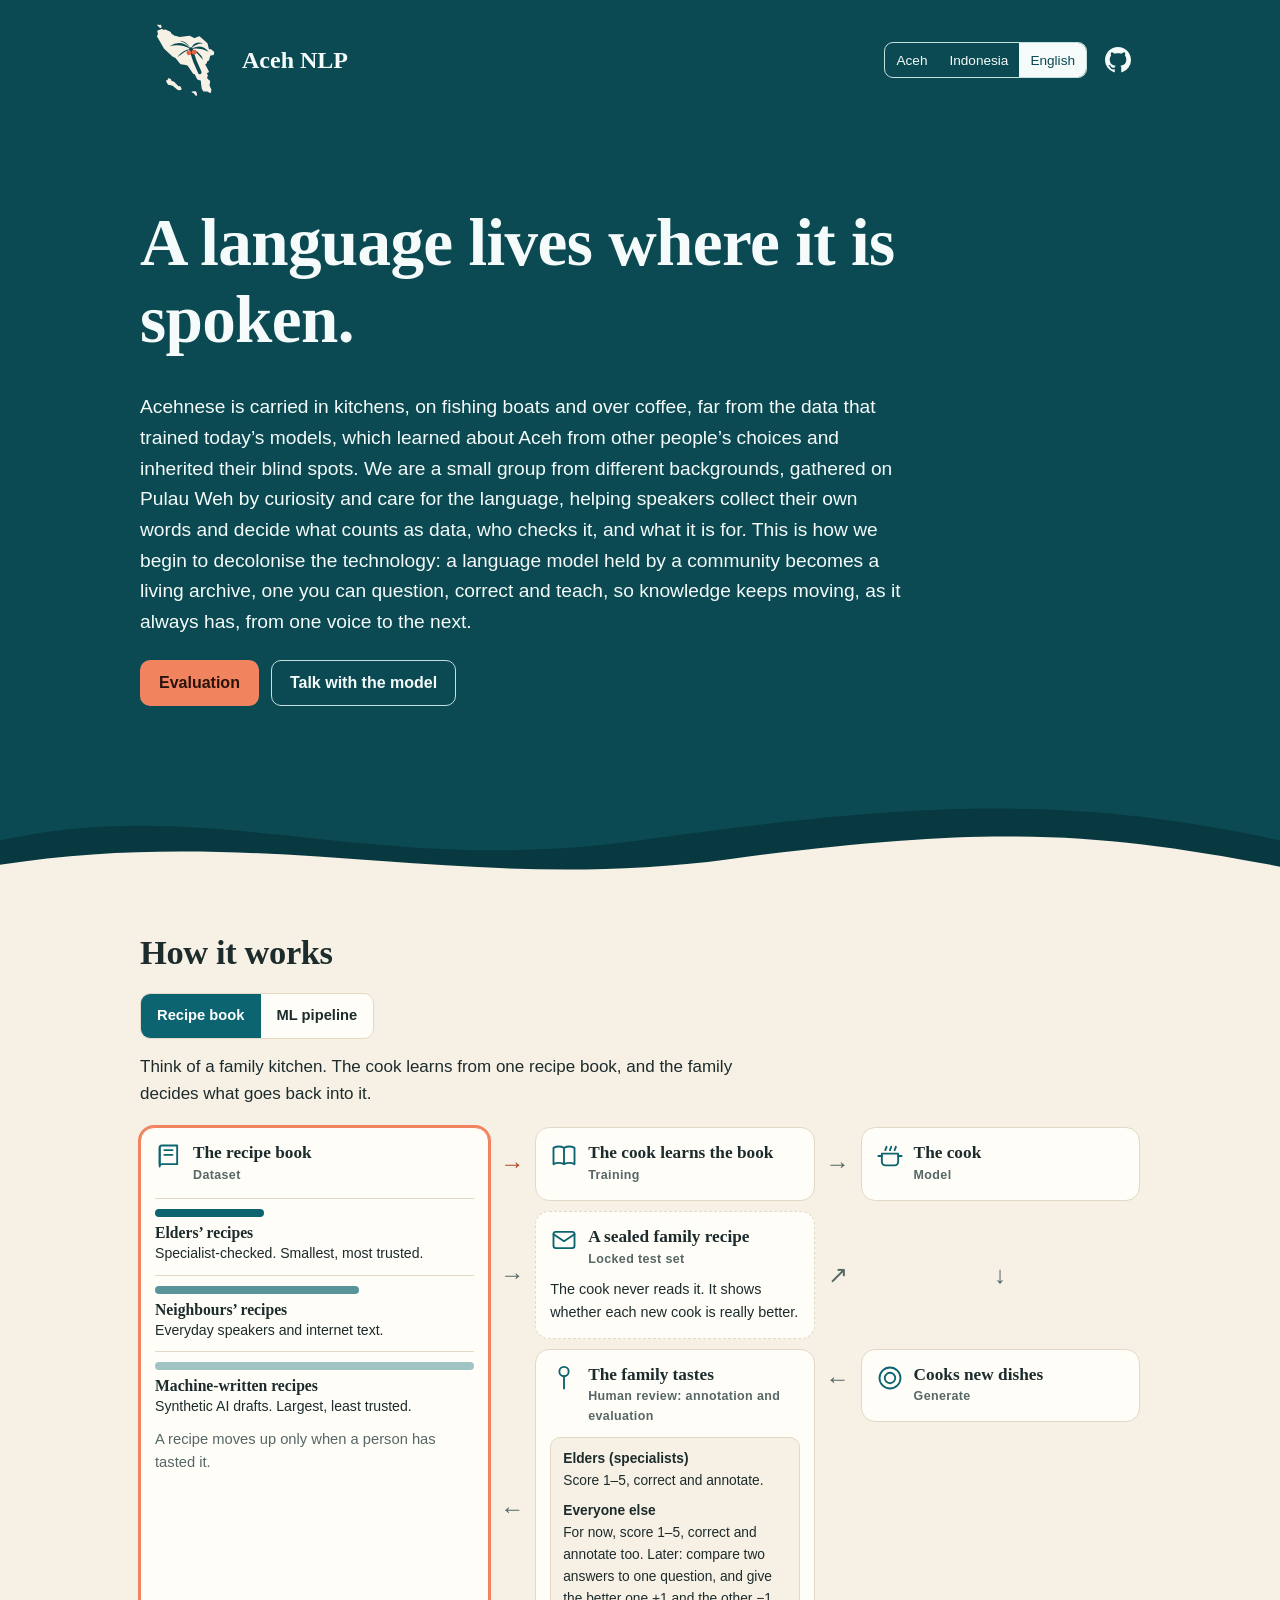
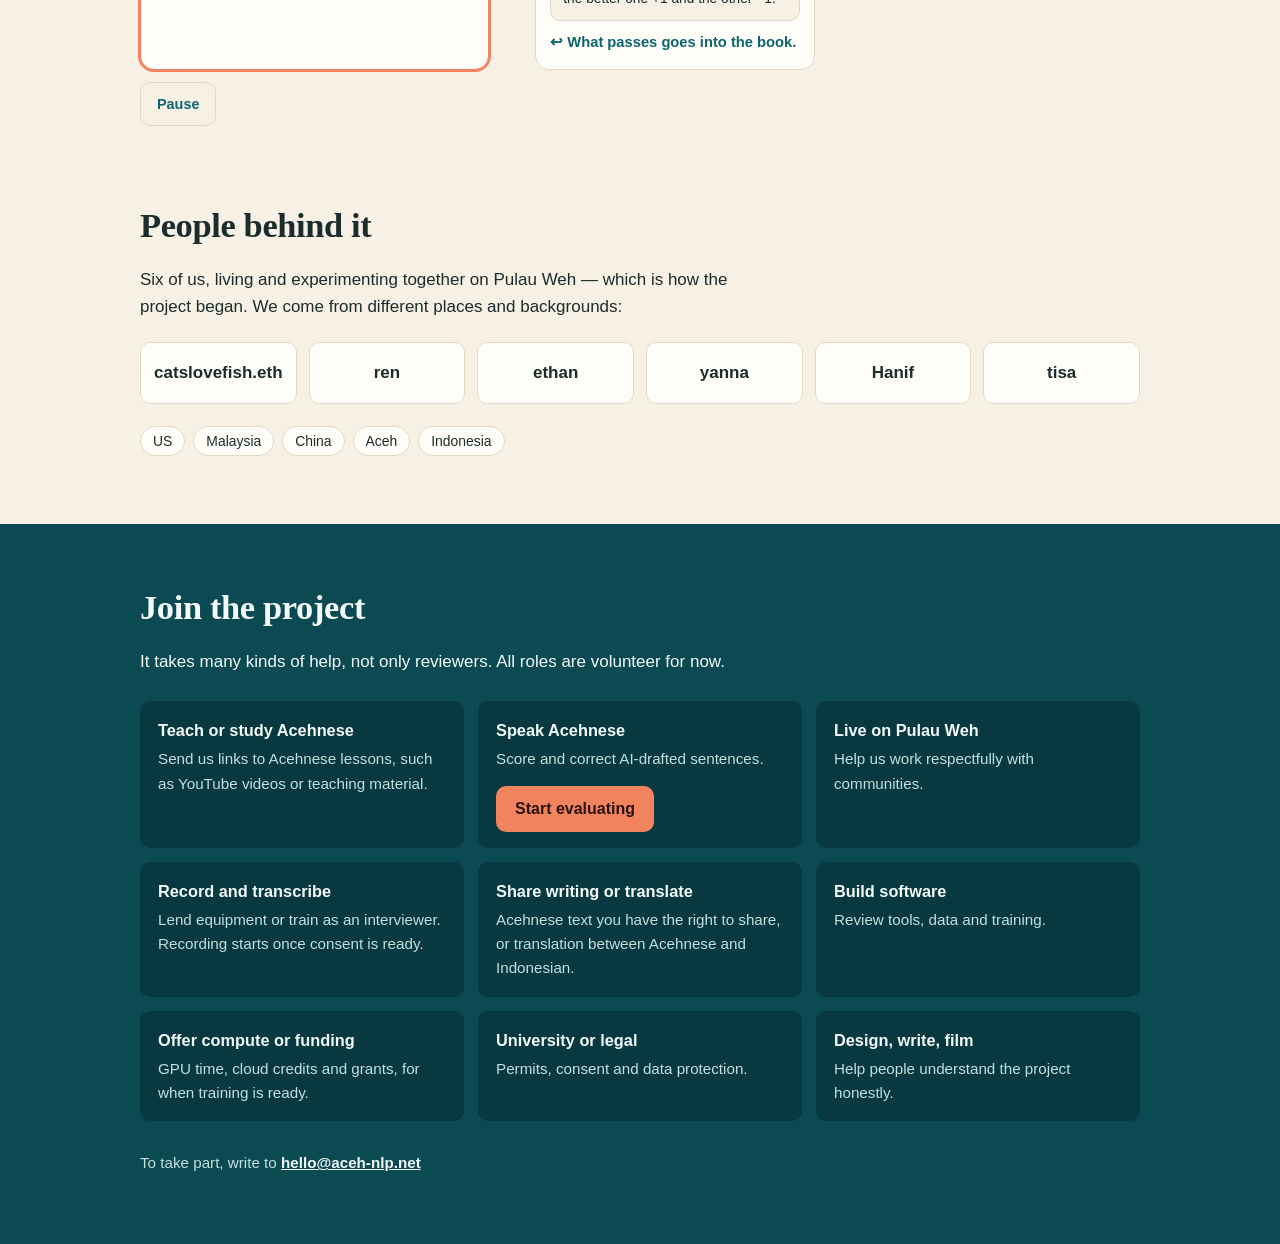
<file: index.html>
<!doctype html>
<html lang="en">
<head>
<meta charset="utf-8">
<meta name="viewport" content="width=device-width, initial-scale=1">
<title>Aceh NLP</title>
<meta name="description" content="A language lives where it is spoken. A local-first project where Acehnese speakers gather their own words and decide what counts as data.">
<meta name="theme-color" content="#0b4a52">
<link rel="icon" type="image/svg+xml" href="/icon.svg">
<link rel="stylesheet" href="/style.css">
</head>
<body class="landing">
<div class="hero">
  <header class="topbar wrap">
    <a class="brand" href="/"><img src="/icon.svg" alt="" width="88" height="88"><span data-i18n="site.title">Aceh NLP</span></a>
    <nav>
      <span id="lang-switch" class="lang-switch" role="group" aria-label="Language"></span>
      <a class="github-link" href="https://github.com/orgs/aceh-nlp/repositories" aria-label="GitHub" title="GitHub">
        <svg viewBox="0 0 16 16" width="26" height="26" aria-hidden="true"><path fill="currentColor" d="M8 0c4.42 0 8 3.58 8 8a8.013 8.013 0 0 1-5.45 7.59c-.4.08-.55-.17-.55-.38 0-.27.01-1.13.01-2.2 0-.75-.25-1.23-.54-1.48 1.78-.2 3.65-.88 3.65-3.95 0-.88-.31-1.59-.82-2.15.08-.2.36-1.02-.08-2.12 0 0-.67-.22-2.2.82-.64-.18-1.32-.27-2-.27-.68 0-1.36.09-2 .27-1.53-1.03-2.2-.82-2.2-.82-.44 1.1-.16 1.92-.08 2.12-.51.56-.82 1.28-.82 2.15 0 3.06 1.86 3.75 3.64 3.95-.23.2-.44.55-.51 1.07-.46.21-1.61.55-2.33-.66-.15-.24-.6-.83-1.23-.82-.67.01-.27.38.01.53.34.19.73.9.82 1.13.16.45.68 1.31 2.69.94 0 .67.01 1.3.01 1.49 0 .21-.15.45-.55.38A7.995 7.995 0 0 1 0 8c0-4.42 3.58-8 8-8Z"/></svg>
      </a>
    </nav>
  </header>
  <p id="draft-notice" class="notice wrap-notice" hidden data-i18n="draft.notice">This Acehnese text is an AI draft awaiting correction by native speakers. If something is wrong, please help us fix it.</p>
  <div class="hero-body wrap">
    <h1 data-i18n="hero.title">A language lives where it is spoken.</h1>
    <p class="lead" data-i18n="hero.lead">Acehnese is carried in kitchens, on fishing boats and over coffee, far from the data that trained today’s models, which learned about Aceh from other people’s choices and inherited their blind spots. We are a small group from different backgrounds, gathered on Pulau Weh by curiosity and care for the language, helping speakers collect their own words and decide what counts as data, who checks it, and what it is for. This is how we begin to decolonise the technology: a language model held by a community becomes a living archive, one you can question, correct and teach, so knowledge keeps moving, as it always has, from one voice to the next.</p>
    <p class="cta-row">
      <a class="button coral" href="/evaluate/" data-i18n="nav.review">Evaluation</a>
      <a class="button ghost" href="/talk/" data-i18n="nav.try">Talk with the model</a>
    </p>
  </div>
  <svg class="shore" viewBox="0 0 1440 150" preserveAspectRatio="none" aria-hidden="true">
    <path class="wave-back" d="M0 92 C 240 42 420 132 720 92 S 1200 42 1440 92 V136 H0 Z"/>
    <path class="wave-front" d="M0 118 C 300 74 520 150 820 112 S 1240 84 1440 120 V170 H0 Z"/>
  </svg>
</div>

<main>
  <section id="how" class="wrap">
    <h2 data-i18n="how.title">How it works</h2>
    <input type="radio" name="how-view" id="view-story" class="sr-only" checked>
    <input type="radio" name="how-view" id="view-ml" class="sr-only">
    <div class="view-switch">
      <span class="sr-only" data-i18n="loop.view.label">View</span>
      <label for="view-story" data-i18n="loop.view.story">Recipe book</label>
      <label for="view-ml" data-i18n="loop.view.ml">ML pipeline</label>
    </div>
    <p class="step-text v-story" data-i18n="loop.intro">Think of a family kitchen. The cook learns from one recipe book, and the family decides what goes back into it.</p>
    <p class="step-text v-ml" data-i18n="loop.ml.intro">The same loop in standard machine-learning terms.</p>
    <div id="loop" class="flow">
      <article class="flow-box f-book" data-step="0">
        <div class="flow-head"><svg class="flow-icon" viewBox="0 0 24 24" aria-hidden="true"><path d="M4 5a2 2 0 0 1 2-2h13v16H6a2 2 0 0 0-2 2z"/><path d="M4 19V5"/><path d="M8 7h7M8 11h7"/></svg><div><h3 class="v-story" data-i18n="loop.book.title">The recipe book</h3><p class="flow-plain v-story" data-i18n="loop.book.plain">Dataset</p><h3 class="v-ml" data-i18n="loop.book.plain">Dataset</h3></div></div>
        <ul class="tabs-list">
          <li><span class="tab-bar" style="--w:34%"></span><b class="v-story" data-i18n="loop.t1.title">Elders’ recipes</b><b class="v-ml" data-i18n="loop.ml.t1">Layer 1: specialist</b><span data-i18n="loop.t1.text">Specialist-checked. Smallest, most trusted.</span></li>
          <li><span class="tab-bar" style="--w:64%"></span><b class="v-story" data-i18n="loop.t2.title">Neighbours’ recipes</b><b class="v-ml" data-i18n="loop.ml.t2">Layer 2: everyday</b><span data-i18n="loop.t2.text">Everyday speakers and internet text.</span></li>
          <li><span class="tab-bar" style="--w:100%"></span><b class="v-story" data-i18n="loop.t3.title">Machine-written recipes</b><b class="v-ml" data-i18n="loop.ml.t3">Layer 3: synthetic</b><span data-i18n="loop.t3.text">Synthetic AI drafts. Largest, least trusted.</span></li>
        </ul>
        <p class="muted flow-note v-story" data-i18n="loop.book.note">A recipe moves up only when a person has tasted it.</p>
        <p class="muted flow-note v-ml" data-i18n="loop.ml.note">A sentence moves up a layer only after human review.</p>
      </article>
      <span class="flow-arrow a1" data-from="0" aria-hidden="true"></span>
      <article class="flow-box f-learn" data-step="1"><div class="flow-head"><svg class="flow-icon" viewBox="0 0 24 24" aria-hidden="true"><path d="M3 5c3-1.5 6-1.5 9 0v14c-3-1.5-6-1.5-9 0zM21 5c-3-1.5-6-1.5-9 0v14c3-1.5 6-1.5 9 0z"/></svg><div><h3 class="v-story" data-i18n="loop.learn.title">The cook learns the book</h3><p class="flow-plain v-story" data-i18n="loop.learn.plain">Training</p><h3 class="v-ml" data-i18n="loop.learn.plain">Training</h3></div></div></article>
      <span class="flow-arrow a2" data-from="1" aria-hidden="true"></span>
      <article class="flow-box f-cook" data-step="2"><div class="flow-head"><svg class="flow-icon" viewBox="0 0 24 24" aria-hidden="true"><path d="M5 10h14v7a3 3 0 0 1-3 3H8a3 3 0 0 1-3-3z"/><path d="M2 12h3M19 12h3M8 7c0-1.5 1-1.5 1-3M12 7c0-1.5 1-1.5 1-3M16 7c0-1.5 1-1.5 1-3"/></svg><div><h3 class="v-story" data-i18n="loop.cook.title">The cook</h3><p class="flow-plain v-story" data-i18n="loop.cook.plain">Model</p><h3 class="v-ml" data-i18n="loop.cook.plain">Model</h3></div></div></article>
      <span class="flow-arrow a3" data-from="3" aria-hidden="true"></span>
      <article class="flow-box f-seal" data-step="3">
        <div class="flow-head"><svg class="flow-icon" viewBox="0 0 24 24" aria-hidden="true"><rect x="3" y="5" width="18" height="14" rx="2"/><path d="M3 7l9 6 9-6"/></svg><div><h3 class="v-story" data-i18n="loop.seal.title">A sealed family recipe</h3><p class="flow-plain v-story" data-i18n="loop.seal.plain">Locked test set</p><h3 class="v-ml" data-i18n="loop.seal.plain">Locked test set</h3></div></div>
        <p class="flow-text v-story" data-i18n="loop.seal.text">The cook never reads it. It shows whether each new cook is really better.</p>
        <p class="flow-text v-ml" data-i18n="loop.ml.seal">Held back from training. Scores each new model.</p>
      </article>
      <span class="flow-arrow a4" data-from="3" aria-hidden="true"></span>
      <span class="flow-arrow a5" data-from="2" aria-hidden="true"></span>
      <article class="flow-box f-dish" data-step="4"><div class="flow-head"><svg class="flow-icon" viewBox="0 0 24 24" aria-hidden="true"><circle cx="12" cy="12" r="9"/><circle cx="12" cy="12" r="4.5"/></svg><div><h3 class="v-story" data-i18n="loop.dish.title">Cooks new dishes</h3><p class="flow-plain v-story" data-i18n="loop.dish.plain">Generate</p><h3 class="v-ml" data-i18n="loop.dish.plain">Generate</h3></div></div></article>
      <span class="flow-arrow a7" data-from="4" aria-hidden="true"></span>
      <article class="flow-box f-taste" data-step="5">
        <div class="flow-head"><svg class="flow-icon" viewBox="0 0 24 24" aria-hidden="true"><ellipse cx="12" cy="6.5" rx="4" ry="4"/><path d="M12 10.5V21"/></svg><div><h3 class="v-story" data-i18n="loop.taste.title">The family tastes</h3><p class="flow-plain v-story" data-i18n="loop.taste.plain">Human review: annotation and evaluation</p><h3 class="v-ml" data-i18n="loop.taste.plain">Human review: annotation and evaluation</h3></div></div>
        <div class="taste-box">
          <p><b class="v-story" data-i18n="loop.elders.title">Elders (specialists)</b><b class="v-ml" data-i18n="loop.ml.elders">Specialists</b><span data-i18n="loop.elders.text">Score 1–5, correct and annotate.</span></p>
          <p><b class="v-story" data-i18n="loop.others.title">Everyone else</b><b class="v-ml" data-i18n="loop.ml.others">Everyday speakers</b><span data-i18n="loop.others.text">For now, score 1–5, correct and annotate too. Later: compare two answers to one question, and give the better one +1 and the other −1.</span></p>
        </div>
        <p class="flow-return"><span aria-hidden="true">↩</span> <span class="v-story" data-i18n="loop.return">What passes goes into the book.</span><span class="v-ml" data-i18n="loop.ml.return">Reviewed data returns to the dataset.</span></p>
      </article>
      <span class="flow-arrow a6" data-from="5" aria-hidden="true"></span>
    </div>
    <button type="button" id="loop-toggle" class="loop-toggle" data-i18n="loop.pause">Pause</button>
  </section>

  <section id="people" class="wrap">
    <h2 data-i18n="people.title">People behind it</h2>
    <p class="narrow-text" data-i18n="people.intro">Six of us, living and experimenting together on Pulau Weh — which is how the project began. We come from different places and backgrounds:</p>
    <ul class="people">
      <li>catslovefish.eth</li>
      <li>ren</li>
      <li>ethan</li>
      <li>yanna</li>
      <li>Hanif</li>
      <li>tisa</li>
    </ul>
    <p class="tags"><span>US</span><span>Malaysia</span><span>China</span><span>Aceh</span><span>Indonesia</span></p>
  </section>

  <section id="join" class="join">
    <div class="wrap">
      <h2 data-i18n="join.title">Join the project</h2>
      <p class="narrow-text" data-i18n="join.p">It takes many kinds of help, not only reviewers. All roles are volunteer for now.</p>
      <ul class="roles">
        <li>
          <h3 data-i18n="join.teach.title">Teach or study Acehnese</h3>
          <p data-i18n="join.teach.text">Send us links to Acehnese lessons, such as YouTube videos or teaching material.</p>
        </li>
        <li>
          <h3 data-i18n="join.speak.title">Speak Acehnese</h3>
          <p data-i18n="join.speak.text">Score and correct AI-drafted sentences.</p>
          <a class="button coral" href="/evaluate/" data-i18n="join.cta">Start evaluating</a>
        </li>
        <li>
          <h3 data-i18n="join.local.title">Live on Pulau Weh</h3>
          <p data-i18n="join.local.text">Help us work respectfully with communities.</p>
        </li>
        <li>
          <h3 data-i18n="join.record.title">Record and transcribe</h3>
          <p data-i18n="join.record.text">Lend equipment or train as an interviewer. Recording starts once consent is ready.</p>
        </li>
        <li>
          <h3 data-i18n="join.write.title">Share writing or translate</h3>
          <p data-i18n="join.write.text">Acehnese text you have the right to share, or translation between Acehnese and Indonesian.</p>
        </li>
        <li>
          <h3 data-i18n="join.build.title">Build software</h3>
          <p data-i18n="join.build.text">Review tools, data and training.</p>
        </li>
        <li>
          <h3 data-i18n="join.compute.title">Offer compute or funding</h3>
          <p data-i18n="join.compute.text">GPU time, cloud credits and grants, for when training is ready.</p>
        </li>
        <li>
          <h3 data-i18n="join.legal.title">University or legal</h3>
          <p data-i18n="join.legal.text">Permits, consent and data protection.</p>
        </li>
        <li>
          <h3 data-i18n="join.story.title">Design, write, film</h3>
          <p data-i18n="join.story.text">Help people understand the project honestly.</p>
        </li>
      </ul>
      <p class="join-contact narrow-text"><span data-i18n="join.contact">To take part, write to</span> <a href="mailto:hello@aceh-nlp.net">hello@aceh-nlp.net</a></p>
    </div>
  </section>
</main>

<script src="/strings.js"></script>
<script src="/loop.js"></script>
</body>
</html>
</file>
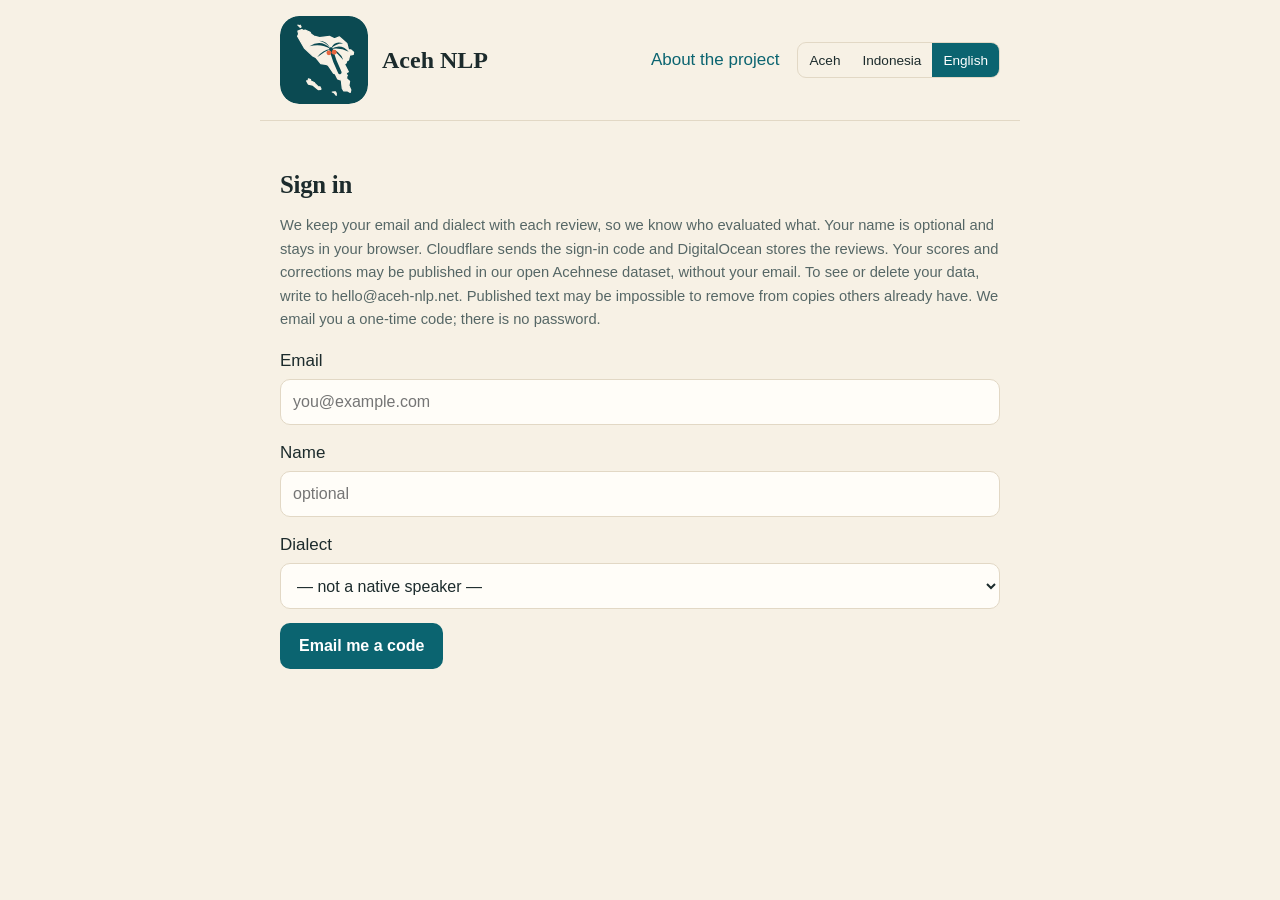
<file: evaluate/index.html>
<!doctype html>
<html lang="id">
<head>
<meta charset="utf-8">
<meta name="viewport" content="width=device-width, initial-scale=1">
<meta name="robots" content="noindex, nofollow">
<title>Evaluation · Aceh NLP</title>
<meta name="theme-color" content="#0b4a52">
<link rel="icon" type="image/svg+xml" href="/icon.svg">
<link rel="stylesheet" href="/style.css">
</head>
<body class="tool">
<header class="topbar wrap">
  <a class="brand" href="/"><img src="/icon.svg" alt="" width="88" height="88"><span data-i18n="site.title">Aceh NLP</span></a>
  <nav>
    <a href="/" data-i18n="nav.home">About the project</a>
    <span id="lang-switch" class="lang-switch" role="group" aria-label="Language"></span>
  </nav>
</header>
<p id="draft-notice" class="notice wrap-notice" hidden data-i18n="draft.notice"></p>
<div id="whoami" class="muted wrap"></div>

<main class="wrap">
  <section id="view-login" hidden>
    <h2 data-i18n="login.title">Sign in</h2>
    <p class="muted" data-i18n="login.note">We keep your email and dialect with each review, so we know who evaluated what. Your name is optional and stays in your browser. Cloudflare sends the sign-in code and DigitalOcean stores the reviews. Your scores and corrections may be published in our open Acehnese dataset, without your email. To see or delete your data, write to hello@aceh-nlp.net. Published text may be impossible to remove from copies others already have. We email you a one-time code; there is no password.</p>
    <form id="login-form">
      <label><span data-i18n="login.email">Email</span>
        <input type="email" id="login-email" required placeholder="you@example.com"></label>
      <label><span data-i18n="login.name">Name</span>
        <input type="text" id="login-name" data-i18n-placeholder="login.name.placeholder"></label>
      <label><span data-i18n="login.dialect">Dialect</span>
        <select id="login-dialect">
          <option value="" data-i18n="login.dialect.none">— not a native speaker —</option>
          <option value="banda_aceh">Banda Aceh</option>
          <option value="pidie">Pidie</option>
          <option value="aceh_utara">Aceh Utara</option>
          <option value="barat">Aceh Barat</option>
          <option value="other" data-i18n="login.dialect.other">Other</option>
        </select>
      </label>
      <p id="login-error" class="form-error" role="alert" hidden></p>
      <button type="submit" data-i18n="login.submit">Email me a code</button>
    </form>
    <form id="code-form" hidden>
      <p role="status" data-i18n="login.sent">We've sent a code to your email. It can take a minute, so check your spam folder too.</p>
      <label><span data-i18n="login.code">Code</span>
        <input type="text" id="login-code" required inputmode="numeric" autocomplete="one-time-code" pattern="[0-9]{6}" maxlength="6"></label>
      <p id="code-error" class="form-error" role="alert" hidden></p>
      <button type="submit" data-i18n="login.verify">Sign in</button>
      <button type="button" id="code-back" class="linklike" data-i18n="login.back">Use a different email or send again</button>
    </form>
  </section>

  <section id="view-datasets" hidden>
    <h2 data-i18n="datasets.title">Choose a dataset to review</h2>
    <ul id="dataset-list" class="cards"></ul>
    <p><button id="sign-out" type="button" class="linklike" data-i18n="login.out">Sign out</button></p>
    <details id="coordinator" hidden>
      <summary data-i18n="coordinator.title">Coordinator</summary>
      <h3 data-i18n="upload.title">Upload a dataset</h3>
      <form id="upload-form">
        <label><span data-i18n="upload.name">Name</span>
          <input type="text" id="upload-name" pattern="[A-Za-z0-9_-]{1,80}" required></label>
        <label><span data-i18n="upload.file">JSONL file</span>
          <input type="file" id="upload-file" accept=".jsonl,.json" required></label>
        <button type="submit" data-i18n="upload.submit">Upload</button>
      </form>
      <p id="upload-result" class="muted"></p>
    </details>
  </section>


  <section id="view-review" hidden>
    <button id="back" class="linklike" data-i18n="review.back">← datasets</button>
    <div id="progress" class="muted"></div>
    <div class="progress"><span id="progress-bar"></span></div>
    <article id="card">
      <div id="card-fields"></div>
      <div id="review-controls">
        <label><span data-i18n="review.correction">Correction</span>
          <textarea id="correction" rows="2"></textarea></label>
        <label><span data-i18n="review.annotation">Annotation</span>
          <textarea id="annotation" rows="2"></textarea></label>
        <div class="rate-row" id="score-buttons">
          <button data-score="1">1</button><button data-score="2">2</button>
          <button data-score="3">3</button><button data-score="4">4</button>
          <button data-score="5">5</button>
        </div>
        <p class="muted" data-i18n="review.score.hint"></p>
      </div>
    </article>
    <div id="done-msg" hidden>
      <h2 data-i18n="review.done.title">All done 🎉</h2>
      <p data-i18n="review.done.text"></p>
    </div>
  </section>
</main>

<script src="/strings.js"></script>
<script src="/common.js"></script>
<script src="/evaluate.js"></script>
</body>
</html>
</file>
<file: style.css>
/* Island: deep sea teal, warm sand, coral. System fonts only, so the page stays
   light on mobile data and every Acehnese diacritic renders. */
:root {
  --sea: #0b4a52; --sea-deep: #083940; --on-sea: #f4fbfa; --on-sea-muted: #c3e0de;
  --coral: #f2835f; --on-coral: #2b130b;
  --bg: #f7f1e5; --card: #fffdf8; --fg: #1c2b2c; --muted: #566766;
  --accent: #0b6470; --on-accent: #ffffff; --border: #e2d8c5; --tint: #e7efe9;
  --coral-ink: #b4472a;
  --serif: "Iowan Old Style", "Palatino Linotype", Palatino, Georgia, serif;
  --sans: -apple-system, "Segoe UI", Roboto, "Helvetica Neue", Arial, sans-serif;
}
@media (prefers-color-scheme: dark) {
  :root {
    --bg: #0e1f21; --card: #162d30; --fg: #eef4f2; --muted: #a2b6b4;
    --accent: #6fd0c8; --on-accent: #06282b; --border: #2b4649; --tint: #1b383b;
    --coral-ink: #f2835f;
  }
}
* { box-sizing: border-box; }
html { -webkit-text-size-adjust: 100%; }
body { margin: 0; background: var(--bg); color: var(--fg); font: 17px/1.6 var(--sans); }
[hidden] { display: none !important; }
.wrap { max-width: 1040px; margin-inline: auto; padding-inline: 20px; }
.narrow-text { max-width: 640px; }
h1, h2 { font-family: var(--serif); font-weight: 600; line-height: 1.15; letter-spacing: -.01em; }
h2 { font-size: clamp(1.6rem, 4vw, 2.15rem); margin: 0 0 .6em; }
h3 { font-size: 1rem; margin: 18px 0 4px; }
section { padding-block: clamp(24px, 4vw, 40px); }
.muted { color: var(--muted); font-size: .92rem; }
a { color: var(--accent); }
:focus-visible { outline: 3px solid var(--accent); outline-offset: 2px; }
.hero :focus-visible, .join :focus-visible { outline-color: var(--on-sea); }

/* buttons */
button, .button {
  display: inline-flex; align-items: center; justify-content: center; min-height: 46px;
  padding: 10px 18px; border: 1px solid transparent; border-radius: 10px; text-align: center;
  background: var(--accent); color: var(--on-accent); font: 600 1rem var(--sans);
  text-decoration: none; cursor: pointer;
}
button:hover, .button:hover { filter: brightness(1.08); }
button:disabled { opacity: .5; cursor: default; filter: none; }
.button.coral { background: var(--coral); color: var(--on-coral); }
.button.ghost { background: transparent; color: var(--on-sea); border-color: var(--on-sea-muted); }
.linklike { background: none; color: var(--accent); padding: 4px 0; min-height: 0; font-weight: 500; }
.cta-row { display: flex; gap: 12px; flex-wrap: wrap; margin-top: 22px; }

/* top bar */
.topbar { display: flex; justify-content: space-between; align-items: center; gap: 10px 16px; flex-wrap: wrap; padding-block: 16px; }
.topbar nav { display: flex; align-items: center; gap: 8px 18px; flex-wrap: wrap; }
.topbar nav a { text-decoration: none; font-weight: 500; }
.brand { display: inline-flex; align-items: center; gap: 14px; font: 700 1.5rem var(--serif); text-decoration: none; color: inherit; }
.brand img { display: block; border-radius: 19px; }
.lang-switch { display: inline-flex; border: 1px solid var(--border); border-radius: 9px; overflow: hidden; }
.lang-switch button {
  min-height: 34px; padding: 4px 11px; border: 0; border-radius: 0; font-size: .85rem; font-weight: 500;
  background: transparent; color: inherit;
}
.lang-switch button[aria-pressed="true"] { background: var(--accent); color: var(--on-accent); }

/* hero */
.hero { position: relative; background: var(--sea); color: var(--on-sea); }
.hero .topbar nav a, .hero .brand { color: var(--on-sea); }
.hero .lang-switch { border-color: var(--on-sea-muted); }
.hero .lang-switch button[aria-pressed="true"] { background: var(--on-sea); color: var(--sea); }
.hero-body { padding-block: clamp(32px, 8vw, 84px) clamp(96px, 15vw, 170px); }
.hero h1 { font-size: clamp(2.3rem, 7vw, 4.2rem); margin: 0 0 .5em; max-width: 13em; }
.lead { font-size: clamp(1.05rem, 2.2vw, 1.2rem); max-width: 40em; color: var(--on-sea); margin: 0; }
.shore { position: absolute; inset: auto 0 -2px; width: 100%; height: clamp(60px, 11vw, 150px); display: block; overflow: visible; }
.wave-back { fill: var(--sea-deep); }
.wave-front { fill: var(--bg); }
.notice {
  background: var(--card); color: var(--fg); border: 1px solid var(--border); border-left: 4px solid var(--coral);
  border-radius: 8px; padding: 10px 14px; font-size: .92rem;
}
.wrap-notice { max-width: 1000px; margin: 4px auto 0; width: calc(100% - 40px); }

/* sample review */
.demo-card, #card {
  background: var(--card); border: 1px solid var(--border); border-radius: 16px; padding: clamp(20px, 4vw, 32px);
}
.eyebrow { margin: 0 0 8px; font-size: .78rem; font-weight: 700; letter-spacing: .07em; text-transform: uppercase; color: var(--muted); }
.sentence { font: 600 clamp(1.45rem, 4.2vw, 2rem)/1.3 var(--serif); margin: 0 0 8px; overflow-wrap: anywhere; }
.demo-question { margin: 20px 0 0; font-weight: 600; }
.demo-votes { display: flex; gap: 10px; margin: 10px 0 0; }
.button.vote { flex: 1; font-size: 1.15rem; }

/* "How it works": the recipe book loop, laid out like the training diagram */
.sr-only { position: absolute; width: 1px; height: 1px; margin: -1px; padding: 0; overflow: hidden; clip-path: inset(50%); white-space: nowrap; border: 0; }
/* the view switch is two radio buttons, so it works without JavaScript */
#view-story:checked ~ .v-ml, #view-story:checked ~ .flow .v-ml,
#view-ml:checked ~ .v-story, #view-ml:checked ~ .flow .v-story { display: none; }
.view-switch { display: inline-flex; margin-bottom: 14px; border: 1px solid var(--border); border-radius: 10px; overflow: hidden; background: var(--card); }
.view-switch label { margin: 0; padding: 9px 16px; min-height: 44px; display: flex; align-items: center; font-weight: 600; font-size: .92rem; cursor: pointer; }
#view-story:checked ~ .view-switch label[for="view-story"],
#view-ml:checked ~ .view-switch label[for="view-ml"] { background: var(--accent); color: var(--on-accent); }
#view-story:focus-visible ~ .view-switch label[for="view-story"],
#view-ml:focus-visible ~ .view-switch label[for="view-ml"] { outline: 3px solid var(--coral); outline-offset: -3px; }
.step-text { margin: 0 0 20px; max-width: 640px; }
.flow {
  display: grid; gap: 10px 8px; align-items: stretch;
  grid-template-columns: minmax(230px, 1.25fr) 30px minmax(0, 1fr) 30px minmax(0, 1fr);
  grid-template-areas:
    "book a1 learn a2 cook"
    "book a3 seal  a4 a5"
    "book a6 taste a7 dish";
}
.f-book { grid-area: book; } .f-learn { grid-area: learn; } .f-cook { grid-area: cook; }
.f-seal { grid-area: seal; } .f-dish { grid-area: dish; } .f-taste { grid-area: taste; }
.a1 { grid-area: a1; } .a2 { grid-area: a2; } .a3 { grid-area: a3; } .a4 { grid-area: a4; }
.a5 { grid-area: a5; } .a6 { grid-area: a6; } .a7 { grid-area: a7; }
.flow-box {
  min-width: 0; background: var(--card); border: 1px solid var(--border); border-radius: 14px; padding: 14px;
  transition: border-color .3s ease, box-shadow .3s ease;
}
.flow-box.is-current { border-color: var(--coral); box-shadow: 0 0 0 2px var(--coral); }
.f-seal { border-style: dashed; }
.f-dish { align-self: start; }
.flow-head { display: flex; gap: 10px; align-items: flex-start; }
.flow-head h3 { margin: 0; font: 600 1.08rem/1.25 var(--serif); }
.flow-icon { flex: none; width: 28px; height: 28px; fill: none; stroke: var(--accent); stroke-width: 1.6; stroke-linecap: round; stroke-linejoin: round; }
.flow-plain { margin: 2px 0 0; font-size: .78rem; font-weight: 600; letter-spacing: .03em; color: var(--muted); }
.flow-text { margin: 8px 0 0; font-size: .9rem; }
.tabs-list { list-style: none; margin: 12px 0 8px; padding: 0; display: grid; gap: 10px; }
.tabs-list li { display: block; padding-top: 10px; border-top: 1px solid var(--border); font-size: .88rem; }
.tabs-list b { display: block; font: 600 .98rem var(--serif); }
.tab-bar { display: block; height: 8px; width: var(--w); margin-bottom: 7px; border-radius: 4px; background: var(--accent); }
.tabs-list li:nth-child(2) .tab-bar { opacity: .68; }
.tabs-list li:nth-child(3) .tab-bar { opacity: .38; }
.flow-note { margin: 10px 0 0; }
.taste-box { display: grid; gap: 8px; margin-top: 10px; padding: 10px 12px; background: var(--bg); border: 1px solid var(--border); border-radius: 10px; }
.taste-box p { margin: 0; font-size: .86rem; }
.taste-box b { display: block; }
.flow-return { margin: 10px 0 0; font-weight: 600; font-size: .92rem; color: var(--accent); }
.flow-arrow { display: grid; place-items: center; color: var(--muted); font-size: 1.5rem; line-height: 1; transition: color .3s ease; }
.flow-arrow::before { content: "→"; }
.flow-arrow.is-current { color: var(--coral-ink); }
.a3::before { content: "→"; }
.a4::before { content: "↗"; }
.a5::before { content: "↓"; }
.a6::before, .a7::before { content: "←"; }
.a7 { align-items: start; padding-top: 18px; }
.loop-toggle { display: none; margin: 12px 0 0; min-height: 44px; padding: 6px 16px; background: transparent; color: var(--accent); border-color: var(--border); font-size: .9rem; }
.flow.is-animated + .loop-toggle { display: inline-flex; }
@media (max-width: 860px) {
  .flow {
    grid-template-columns: minmax(0, 1fr); gap: 6px;
    grid-template-areas: "book" "a1" "learn" "a2" "cook" "a5" "dish" "a7" "taste" "seal";
  }
  .a3, .a4, .a6 { display: none; }
  .flow-arrow::before, .a5::before, .a7::before { content: "↓"; }
  .f-seal { margin-top: 12px; }
  .a7 { padding-top: 0; }
}

/* people */
.people { list-style: none; padding: 0; margin: 22px 0; display: grid; grid-template-columns: repeat(auto-fill, minmax(150px, 1fr)); gap: 12px; }
.people li { padding: 16px 12px; border: 1px solid var(--border); border-radius: 10px; background: var(--card); text-align: center; font-weight: 600; min-width: 0; overflow-wrap: anywhere; }
.tags { display: flex; flex-wrap: wrap; gap: 8px; margin: 0; }
.tags span { padding: 3px 12px; border: 1px solid var(--border); border-radius: 999px; background: var(--card); font-size: .87rem; }

/* join band */
.join { background: var(--sea); color: var(--on-sea); margin-top: 28px; padding-block: clamp(36px, 7vw, 64px); }
.roles { list-style: none; padding: 0; margin: 26px 0; display: grid; grid-template-columns: repeat(auto-fill, minmax(260px, 1fr)); gap: 14px; }
.roles li { display: flex; flex-direction: column; align-items: flex-start; padding: 16px 18px; border-radius: 10px; background: var(--sea-deep); min-width: 0; }
.roles h3 { margin: 0 0 4px; font-size: 1.02rem; }
.roles p { margin: 0; color: var(--on-sea-muted); font-size: .95rem; }
.roles .button { margin-top: 14px; }
.join-contact { color: var(--on-sea-muted); font-size: .95rem; margin-bottom: 0; }
.join-contact a { display: inline-block; padding-block: 4px; color: var(--on-sea); font-weight: 600; }
.github-link { display: inline-flex; align-items: center; justify-content: center; width: 44px; height: 44px; margin-left: -9px; color: var(--muted); }
.github-link:hover { color: var(--accent); }

/* tool page */
.tool .topbar { border-bottom: 1px solid var(--border); }
.tool .wrap { max-width: 760px; }
.tool .brand { color: var(--fg); }
.tool .topbar nav a { color: var(--accent); }
.tool .wrap-notice { max-width: 720px; margin-top: 12px; }
#whoami { margin-top: 10px; min-height: 1.2em; }
.tool section { padding-block: 22px 8px; }
.tool h2 { font-size: 1.55rem; }
label { display: block; margin: 14px 0; font-weight: 500; }
input, select, textarea {
  width: 100%; padding: 11px 12px; margin-top: 5px; min-height: 46px;
  border: 1px solid var(--border); border-radius: 10px; background: var(--card); color: var(--fg); font: 400 1rem var(--sans);
}
input[type=file] { padding: 9px; }
.cards { list-style: none; padding: 0; margin: 0; display: grid; gap: 10px; }
.cards button {
  width: 100%; justify-content: space-between; gap: 12px; text-align: left; padding: 14px 16px;
  background: var(--card); color: var(--fg); border-color: var(--border); font-weight: 600;
}
.cards small { color: var(--muted); font-weight: 400; white-space: nowrap; }
.chip { display: inline-block; margin-right: 8px; padding: 1px 8px; border-radius: 999px; background: var(--tint); color: var(--accent); font-size: .78rem; font-weight: 600; }
details { margin: 22px 0; }
summary { cursor: pointer; color: var(--accent); font-weight: 500; }
.progress { height: 6px; margin: 8px 0 4px; border-radius: 3px; background: var(--tint); overflow: hidden; }
.progress span { display: block; height: 100%; width: 0; background: var(--coral); transition: width .2s; }
@media (prefers-reduced-motion: reduce) { .progress span { transition: none; } }
#card { margin-top: 12px; }
.meta { display: flex; flex-wrap: wrap; gap: 4px 14px; margin: 0 0 12px; font-size: .84rem; color: var(--muted); }
.field { margin: 10px 0 0; font-size: .97rem; }
.field b { display: block; font-size: .76rem; letter-spacing: .05em; text-transform: uppercase; color: var(--muted); }
.form-error { color: var(--coral-ink); font-weight: 600; }
.rate-row { display: flex; gap: 10px; margin: 18px 0 6px; }
.rate-row button { flex: 1; min-width: 0; min-height: 54px; padding-inline: 4px; font-size: 1.2rem; }
pre { white-space: pre-wrap; overflow-wrap: anywhere; font: 1rem/1.6 var(--sans); }

/* phones */
@media (max-width: 620px) {
  .cta-row .button { flex: 1 1 150px; }
}
</file>
